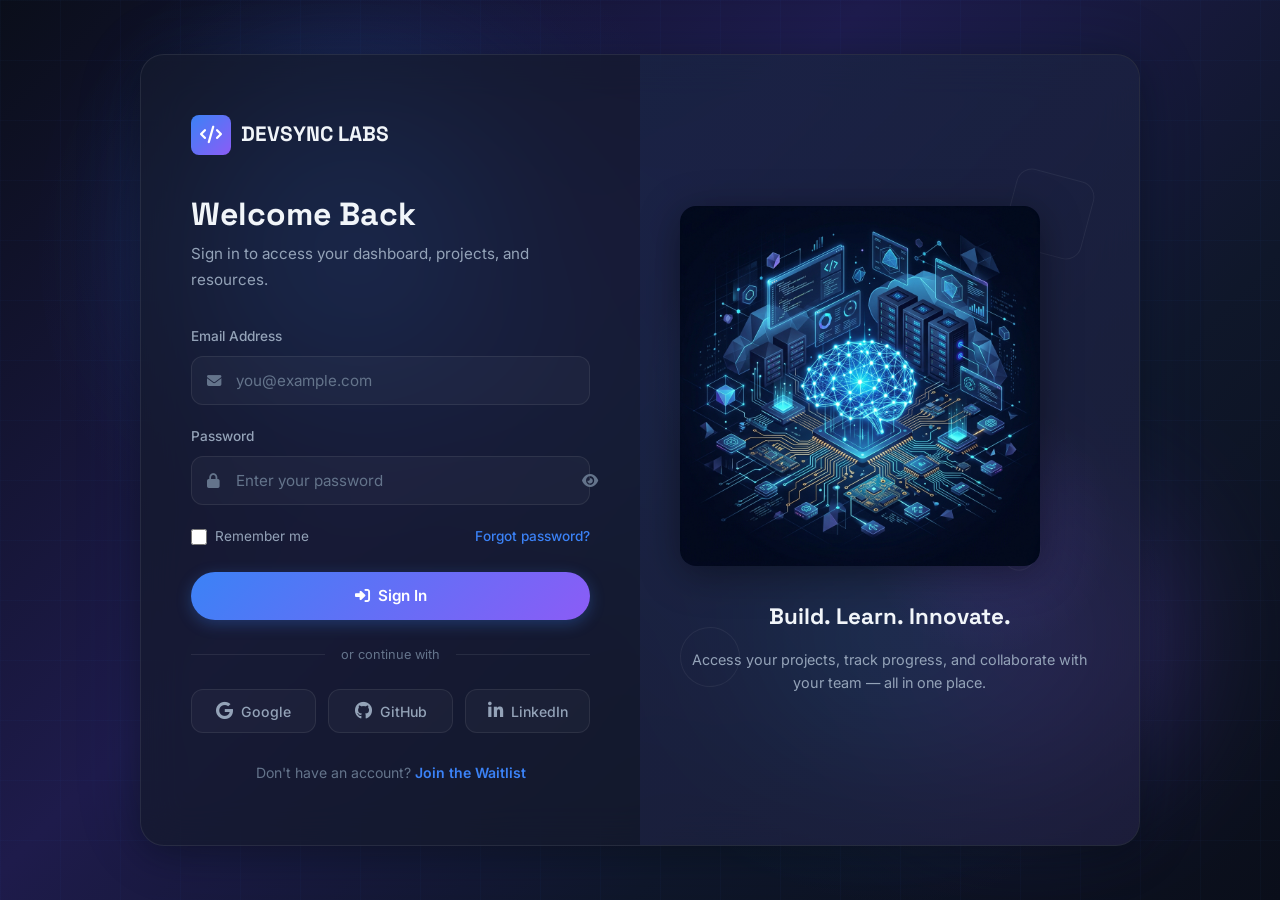
<file: login.html>
<!DOCTYPE html>
<html lang="en">
<head>
  <meta charset="UTF-8">
  <meta name="viewport" content="width=device-width, initial-scale=1">

  <title>Login | DevSync Labs</title>
  <meta name="description" content="Sign in to your DevSync Labs account to access projects, courses, and resources.">

  <!-- Favicon -->
  <link rel="icon" type="image/png" href="Chat.png">

  <!-- Google Fonts -->
  <link rel="preconnect" href="https://fonts.googleapis.com">
  <link rel="preconnect" href="https://fonts.gstatic.com" crossorigin>

  <!-- Font Awesome -->
  <link rel="stylesheet" href="https://cdnjs.cloudflare.com/ajax/libs/font-awesome/6.5.2/css/all.min.css">

  <!-- Custom CSS -->
  <link rel="stylesheet" href="css/style.css">
</head>

<body>

<div class="login-page">
  <!-- Animated background elements -->
  <div class="login-bg-grid"></div>
  <div class="login-orb login-orb-1"></div>
  <div class="login-orb login-orb-2"></div>
  <div class="login-orb login-orb-3"></div>

  <div class="login-container">
    <!-- Left Panel — Login Form -->
    <div class="login-left">
      <a href="index.html" class="login-brand">
        <div class="brand-icon"><i class="fas fa-code"></i></div>
        <span>DEVSYNC LABS</span>
      </a>

      <h1>Welcome Back</h1>
      <p class="login-subtitle">Sign in to access your dashboard, projects, and resources.</p>

      <form class="login-form" id="login-form">
        <div class="form-group">
          <label for="login-email">Email Address</label>
          <div class="input-wrapper">
            <input type="email" id="login-email" placeholder="you@example.com" required autocomplete="email">
            <i class="fas fa-envelope"></i>
          </div>
        </div>

        <div class="form-group">
          <label for="login-password">Password</label>
          <div class="input-wrapper">
            <input type="password" id="login-password" placeholder="Enter your password" required autocomplete="current-password">
            <i class="fas fa-lock"></i>
            <button type="button" class="password-toggle" aria-label="Toggle password visibility">
              <i class="fas fa-eye"></i>
            </button>
          </div>
        </div>

        <div class="login-options">
          <label class="remember-me">
            <input type="checkbox" id="remember-me"> Remember me
          </label>
          <a href="#" class="forgot-link">Forgot password?</a>
        </div>

        <button type="submit" class="btn btn-primary login-btn">
          <i class="fas fa-sign-in-alt"></i> Sign In
        </button>

        <div class="login-divider">or continue with</div>

        <div class="social-login-buttons">
          <button type="button" class="social-login-btn" onclick="showToast('Google login coming soon!', 'error')">
            <i class="fab fa-google"></i> Google
          </button>
          <button type="button" class="social-login-btn" onclick="showToast('GitHub login coming soon!', 'error')">
            <i class="fab fa-github"></i> GitHub
          </button>
          <button type="button" class="social-login-btn" onclick="showToast('LinkedIn login coming soon!', 'error')">
            <i class="fab fa-linkedin-in"></i> LinkedIn
          </button>
        </div>

        <p class="login-footer-text">
          Don't have an account? <a href="https://www.devsynclabs.in" target="_blank">Join the Waitlist</a>
        </p>
      </form>
    </div>

    <!-- Right Panel — Illustration & Branding -->
    <div class="login-right">
      <div class="login-shape login-shape-1"></div>
      <div class="login-shape login-shape-2"></div>
      <div class="login-shape login-shape-3"></div>

      <div class="login-right-content">
        <img src="assets/hero-illustration.png" alt="DevSync Labs Platform">
        <h3>Build. Learn. Innovate.</h3>
        <p>Access your projects, track progress, and collaborate with your team — all in one place.</p>
      </div>
    </div>
  </div>
</div>

<!-- Scripts -->
<script src="js/main.js"></script>

</body>
</html>
</file>
<file: css/style.css>
/* ============================================
   DEVSYNC LABS — Premium Design System
   ============================================ */

/* --- Google Fonts --- */
@import url('https://fonts.googleapis.com/css2?family=Inter:wght@300;400;500;600;700;800&family=Space+Grotesk:wght@400;500;600;700&display=swap');

/* --- CSS Variables --- */
:root {
  --bg-primary: #0a0e1a;
  --bg-secondary: #111827;
  --bg-card: rgba(20, 27, 45, 0.7);
  --bg-card-hover: rgba(30, 40, 65, 0.85);
  --bg-glass: rgba(255, 255, 255, 0.03);
  --bg-glass-border: rgba(255, 255, 255, 0.08);

  --text-primary: #f1f5f9;
  --text-secondary: #94a3b8;
  --text-muted: #64748b;

  --accent-blue: #3b82f6;
  --accent-cyan: #06b6d4;
  --accent-purple: #8b5cf6;
  --accent-pink: #ec4899;
  --accent-green: #10b981;
  --accent-orange: #f59e0b;

  --gradient-primary: linear-gradient(135deg, #3b82f6, #8b5cf6);
  --gradient-hero: linear-gradient(135deg, #0a0e1a 0%, #1e1b4b 40%, #0f172a 70%, #0a0e1a 100%);
  --gradient-accent: linear-gradient(135deg, #06b6d4, #3b82f6, #8b5cf6);
  --gradient-card-border: linear-gradient(135deg, rgba(59,130,246,0.3), rgba(139,92,246,0.3));

  --radius-sm: 8px;
  --radius-md: 12px;
  --radius-lg: 16px;
  --radius-xl: 24px;
  --radius-full: 9999px;

  --shadow-sm: 0 2px 8px rgba(0,0,0,0.2);
  --shadow-md: 0 4px 20px rgba(0,0,0,0.3);
  --shadow-lg: 0 8px 40px rgba(0,0,0,0.4);
  --shadow-glow-blue: 0 0 30px rgba(59,130,246,0.15);
  --shadow-glow-purple: 0 0 30px rgba(139,92,246,0.15);

  --transition-fast: 0.2s cubic-bezier(0.4, 0, 0.2, 1);
  --transition-normal: 0.3s cubic-bezier(0.4, 0, 0.2, 1);
  --transition-slow: 0.5s cubic-bezier(0.4, 0, 0.2, 1);

  --font-body: 'Inter', -apple-system, BlinkMacSystemFont, sans-serif;
  --font-heading: 'Space Grotesk', 'Inter', sans-serif;

  --container-max: 1200px;
  --section-padding: 100px;
}

/* --- Reset & Base --- */
*, *::before, *::after {
  margin: 0;
  padding: 0;
  box-sizing: border-box;
}

html {
  scroll-behavior: smooth;
  font-size: 16px;
}

body {
  font-family: var(--font-body);
  background: var(--bg-primary);
  color: var(--text-primary);
  line-height: 1.7;
  overflow-x: hidden;
  -webkit-font-smoothing: antialiased;
  -moz-osx-font-smoothing: grayscale;
}

a {
  color: var(--accent-blue);
  text-decoration: none;
  transition: color var(--transition-fast);
}

a:hover {
  color: var(--accent-cyan);
}

img {
  max-width: 100%;
  height: auto;
  display: block;
}

/* --- Container --- */
.container {
  width: 100%;
  max-width: var(--container-max);
  margin: 0 auto;
  padding: 0 24px;
}

/* --- Section Base --- */
.section {
  padding: var(--section-padding) 0;
  position: relative;
}

.section-header {
  text-align: center;
  margin-bottom: 60px;
}

.section-label {
  display: inline-flex;
  align-items: center;
  gap: 8px;
  font-size: 0.8rem;
  font-weight: 600;
  letter-spacing: 2px;
  text-transform: uppercase;
  color: var(--accent-cyan);
  margin-bottom: 16px;
  padding: 6px 16px;
  background: rgba(6, 182, 212, 0.1);
  border: 1px solid rgba(6, 182, 212, 0.2);
  border-radius: var(--radius-full);
}

.section-title {
  font-family: var(--font-heading);
  font-size: clamp(2rem, 4vw, 2.8rem);
  font-weight: 700;
  color: var(--text-primary);
  margin-bottom: 16px;
  line-height: 1.2;
}

.section-subtitle {
  font-size: 1.1rem;
  color: var(--text-secondary);
  max-width: 600px;
  margin: 0 auto;
  line-height: 1.7;
}

/* --- Navbar --- */
.navbar {
  position: fixed;
  top: 0;
  left: 0;
  right: 0;
  z-index: 1000;
  padding: 16px 0;
  transition: all var(--transition-normal);
}

.navbar.scrolled {
  background: rgba(10, 14, 26, 0.85);
  backdrop-filter: blur(20px);
  -webkit-backdrop-filter: blur(20px);
  border-bottom: 1px solid var(--bg-glass-border);
  padding: 10px 0;
}

.navbar .container {
  display: flex;
  align-items: center;
  justify-content: space-between;
}

.navbar-brand {
  display: flex;
  align-items: center;
  gap: 10px;
  font-family: var(--font-heading);
  font-size: 1.4rem;
  font-weight: 700;
  color: var(--text-primary);
  text-decoration: none;
}

.navbar-brand .brand-icon {
  width: 36px;
  height: 36px;
  border-radius: var(--radius-sm);
  background: var(--gradient-primary);
  display: flex;
  align-items: center;
  justify-content: center;
  font-size: 1rem;
  color: white;
}

.nav-links {
  display: flex;
  list-style: none;
  gap: 8px;
  align-items: center;
}

.nav-links a {
  padding: 8px 16px;
  color: var(--text-secondary);
  font-size: 0.9rem;
  font-weight: 500;
  border-radius: var(--radius-sm);
  transition: all var(--transition-fast);
  text-decoration: none;
}

.nav-links a:hover,
.nav-links a.active {
  color: var(--text-primary);
  background: var(--bg-glass);
}

.nav-cta {
  padding: 8px 20px !important;
  background: var(--gradient-primary) !important;
  color: white !important;
  border-radius: var(--radius-full) !important;
  font-weight: 600 !important;
}

.nav-cta:hover {
  box-shadow: var(--shadow-glow-blue);
  transform: translateY(-1px);
}

.mobile-toggle {
  display: none;
  background: none;
  border: none;
  color: var(--text-primary);
  font-size: 1.5rem;
  cursor: pointer;
  padding: 8px;
}

/* --- Hero Section --- */
.hero {
  min-height: 100vh;
  display: flex;
  align-items: center;
  position: relative;
  overflow: hidden;
  background: var(--gradient-hero);
}

.hero::before {
  content: '';
  position: absolute;
  inset: 0;
  background:
    radial-gradient(ellipse 600px 600px at 20% 50%, rgba(59,130,246,0.08) 0%, transparent 70%),
    radial-gradient(ellipse 400px 400px at 80% 30%, rgba(139,92,246,0.06) 0%, transparent 70%),
    radial-gradient(ellipse 300px 300px at 60% 80%, rgba(6,182,212,0.05) 0%, transparent 70%);
  z-index: 0;
}

/* Floating particles */
.hero-particles {
  position: absolute;
  inset: 0;
  z-index: 0;
  overflow: hidden;
}

.particle {
  position: absolute;
  border-radius: 50%;
  opacity: 0.3;
  animation: float-particle linear infinite;
}

@keyframes float-particle {
  0% { transform: translateY(100vh) rotate(0deg); opacity: 0; }
  10% { opacity: 0.3; }
  90% { opacity: 0.3; }
  100% { transform: translateY(-100px) rotate(720deg); opacity: 0; }
}

.hero .container {
  position: relative;
  z-index: 1;
  display: grid;
  grid-template-columns: 1fr 1fr;
  gap: 60px;
  align-items: center;
}

.hero-content {
  max-width: 560px;
}

.hero-badge {
  display: inline-flex;
  align-items: center;
  gap: 8px;
  font-size: 0.85rem;
  font-weight: 500;
  color: var(--accent-cyan);
  background: rgba(6, 182, 212, 0.1);
  border: 1px solid rgba(6, 182, 212, 0.2);
  padding: 6px 16px;
  border-radius: var(--radius-full);
  margin-bottom: 24px;
  animation: fadeInDown 0.6s ease;
}

.hero-badge .pulse-dot {
  width: 8px;
  height: 8px;
  background: var(--accent-green);
  border-radius: 50%;
  animation: pulse 2s infinite;
}

@keyframes pulse {
  0%, 100% { opacity: 1; transform: scale(1); }
  50% { opacity: 0.5; transform: scale(1.5); }
}

.hero-title {
  font-family: var(--font-heading);
  font-size: clamp(2.5rem, 5vw, 3.8rem);
  font-weight: 800;
  line-height: 1.1;
  margin-bottom: 24px;
  animation: fadeInUp 0.8s ease;
}

.hero-title .gradient-text {
  background: var(--gradient-accent);
  -webkit-background-clip: text;
  -webkit-text-fill-color: transparent;
  background-clip: text;
}

.hero-description {
  font-size: 1.15rem;
  color: var(--text-secondary);
  line-height: 1.8;
  margin-bottom: 36px;
  animation: fadeInUp 1s ease;
}

.hero-buttons {
  display: flex;
  gap: 16px;
  flex-wrap: wrap;
  animation: fadeInUp 1.2s ease;
}

.hero-stats {
  display: flex;
  gap: 40px;
  margin-top: 48px;
  animation: fadeInUp 1.4s ease;
}

.hero-stat {
  text-align: left;
}

.hero-stat .stat-number {
  font-family: var(--font-heading);
  font-size: 2rem;
  font-weight: 700;
  color: var(--text-primary);
  line-height: 1;
}

.hero-stat .stat-label {
  font-size: 0.85rem;
  color: var(--text-muted);
  margin-top: 4px;
}

.hero-visual {
  position: relative;
  display: flex;
  justify-content: center;
  align-items: center;
  animation: fadeIn 1.5s ease;
}

.hero-image-wrapper {
  position: relative;
  width: 100%;
  max-width: 500px;
}

.hero-image-wrapper img {
  border-radius: var(--radius-xl);
  box-shadow: var(--shadow-lg);
}

/* Floating tech icons around hero image */
.floating-icons {
  position: absolute;
  inset: -40px;
  z-index: 2;
}

.floating-icon {
  position: absolute;
  width: 48px;
  height: 48px;
  background: var(--bg-card);
  border: 1px solid var(--bg-glass-border);
  border-radius: var(--radius-md);
  display: flex;
  align-items: center;
  justify-content: center;
  font-size: 1.2rem;
  color: var(--accent-blue);
  backdrop-filter: blur(10px);
  animation: float 6s ease-in-out infinite;
  box-shadow: var(--shadow-sm);
}

.floating-icon:nth-child(1) { top: 5%; left: -5%; animation-delay: 0s; color: var(--accent-cyan); }
.floating-icon:nth-child(2) { top: 20%; right: -8%; animation-delay: 1s; color: var(--accent-purple); }
.floating-icon:nth-child(3) { bottom: 30%; left: -10%; animation-delay: 2s; color: var(--accent-green); }
.floating-icon:nth-child(4) { bottom: 10%; right: -5%; animation-delay: 0.5s; color: var(--accent-orange); }
.floating-icon:nth-child(5) { top: 50%; right: -12%; animation-delay: 1.5s; color: var(--accent-pink); }

@keyframes float {
  0%, 100% { transform: translateY(0px); }
  50% { transform: translateY(-15px); }
}

/* --- Buttons --- */
.btn {
  display: inline-flex;
  align-items: center;
  justify-content: center;
  gap: 8px;
  padding: 14px 28px;
  font-family: var(--font-body);
  font-size: 0.95rem;
  font-weight: 600;
  border: none;
  border-radius: var(--radius-full);
  cursor: pointer;
  transition: all var(--transition-normal);
  text-decoration: none;
  line-height: 1;
}

.btn-primary {
  background: var(--gradient-primary);
  color: white;
  box-shadow: 0 4px 15px rgba(59,130,246,0.3);
}

.btn-primary:hover {
  transform: translateY(-2px);
  box-shadow: 0 8px 25px rgba(59,130,246,0.4);
  color: white;
}

.btn-outline {
  background: transparent;
  color: var(--text-primary);
  border: 1px solid rgba(255,255,255,0.2);
}

.btn-outline:hover {
  background: rgba(255,255,255,0.05);
  border-color: rgba(255,255,255,0.3);
  transform: translateY(-2px);
  color: white;
}

/* --- About Section --- */
.about-grid {
  display: grid;
  grid-template-columns: 1fr 1fr;
  gap: 60px;
  align-items: center;
}

.about-content h3 {
  font-family: var(--font-heading);
  font-size: 1.6rem;
  font-weight: 700;
  margin-bottom: 16px;
  color: var(--text-primary);
}

.about-content p {
  color: var(--text-secondary);
  margin-bottom: 24px;
  line-height: 1.8;
}

.about-features {
  display: grid;
  grid-template-columns: 1fr 1fr;
  gap: 16px;
  margin-top: 32px;
}

.about-feature {
  display: flex;
  align-items: center;
  gap: 12px;
  padding: 12px 16px;
  background: var(--bg-glass);
  border: 1px solid var(--bg-glass-border);
  border-radius: var(--radius-md);
  font-size: 0.9rem;
  color: var(--text-secondary);
}

.about-feature i {
  color: var(--accent-cyan);
  font-size: 1rem;
}

.about-stats {
  display: grid;
  grid-template-columns: repeat(2, 1fr);
  gap: 24px;
}

.stat-card {
  background: var(--bg-card);
  border: 1px solid var(--bg-glass-border);
  border-radius: var(--radius-lg);
  padding: 32px 24px;
  text-align: center;
  backdrop-filter: blur(10px);
  transition: all var(--transition-normal);
}

.stat-card:hover {
  border-color: rgba(59,130,246,0.3);
  box-shadow: var(--shadow-glow-blue);
  transform: translateY(-4px);
}

.stat-card .stat-icon {
  width: 48px;
  height: 48px;
  border-radius: var(--radius-md);
  display: flex;
  align-items: center;
  justify-content: center;
  margin: 0 auto 16px;
  font-size: 1.3rem;
}

.stat-card:nth-child(1) .stat-icon { background: rgba(59,130,246,0.15); color: var(--accent-blue); }
.stat-card:nth-child(2) .stat-icon { background: rgba(139,92,246,0.15); color: var(--accent-purple); }
.stat-card:nth-child(3) .stat-icon { background: rgba(6,182,212,0.15); color: var(--accent-cyan); }
.stat-card:nth-child(4) .stat-icon { background: rgba(16,185,129,0.15); color: var(--accent-green); }

.stat-card .stat-number {
  font-family: var(--font-heading);
  font-size: 2.2rem;
  font-weight: 700;
  color: var(--text-primary);
  margin-bottom: 4px;
}

.stat-card .stat-label {
  font-size: 0.85rem;
  color: var(--text-muted);
}

/* --- Services Section --- */
.services-grid {
  display: grid;
  grid-template-columns: repeat(3, 1fr);
  gap: 24px;
}

.service-card {
  background: var(--bg-card);
  border: 1px solid var(--bg-glass-border);
  border-radius: var(--radius-lg);
  padding: 36px 28px;
  backdrop-filter: blur(10px);
  transition: all var(--transition-normal);
  position: relative;
  overflow: hidden;
}

.service-card::before {
  content: '';
  position: absolute;
  top: 0;
  left: 0;
  right: 0;
  height: 3px;
  background: var(--gradient-accent);
  opacity: 0;
  transition: opacity var(--transition-normal);
}

.service-card:hover {
  transform: translateY(-8px);
  border-color: rgba(59,130,246,0.3);
  box-shadow: var(--shadow-glow-blue);
  background: var(--bg-card-hover);
}

.service-card:hover::before {
  opacity: 1;
}

.service-icon {
  width: 56px;
  height: 56px;
  border-radius: var(--radius-md);
  display: flex;
  align-items: center;
  justify-content: center;
  font-size: 1.4rem;
  margin-bottom: 20px;
  transition: transform var(--transition-normal);
}

.service-card:hover .service-icon {
  transform: scale(1.1);
}

.service-card:nth-child(1) .service-icon { background: rgba(59,130,246,0.15); color: var(--accent-blue); }
.service-card:nth-child(2) .service-icon { background: rgba(139,92,246,0.15); color: var(--accent-purple); }
.service-card:nth-child(3) .service-icon { background: rgba(6,182,212,0.15); color: var(--accent-cyan); }
.service-card:nth-child(4) .service-icon { background: rgba(16,185,129,0.15); color: var(--accent-green); }
.service-card:nth-child(5) .service-icon { background: rgba(245,158,11,0.15); color: var(--accent-orange); }
.service-card:nth-child(6) .service-icon { background: rgba(236,72,153,0.15); color: var(--accent-pink); }

.service-card h3 {
  font-family: var(--font-heading);
  font-size: 1.2rem;
  font-weight: 600;
  margin-bottom: 12px;
  color: var(--text-primary);
}

.service-card p {
  font-size: 0.9rem;
  color: var(--text-secondary);
  line-height: 1.7;
}

/* --- Technology Stack — Marquee --- */
.tech-section {
  background: var(--bg-secondary);
  border-top: 1px solid var(--bg-glass-border);
  border-bottom: 1px solid var(--bg-glass-border);
}

.marquee-wrapper {
  overflow: hidden;
  position: relative;
  padding: 10px 0;
}

.marquee-wrapper::before,
.marquee-wrapper::after {
  content: '';
  position: absolute;
  top: 0;
  bottom: 0;
  width: 120px;
  z-index: 2;
  pointer-events: none;
}

.marquee-wrapper::before {
  left: 0;
  background: linear-gradient(to right, var(--bg-secondary), transparent);
}

.marquee-wrapper::after {
  right: 0;
  background: linear-gradient(to left, var(--bg-secondary), transparent);
}

.marquee-track {
  display: flex;
  gap: 24px;
  animation: marquee 40s linear infinite;
  width: max-content;
}

.marquee-track.reverse {
  animation: marquee-reverse 35s linear infinite;
}

@keyframes marquee {
  0% { transform: translateX(0); }
  100% { transform: translateX(-50%); }
}

@keyframes marquee-reverse {
  0% { transform: translateX(-50%); }
  100% { transform: translateX(0); }
}

.marquee-track:hover {
  animation-play-state: paused;
}

.tech-logo-card {
  display: flex;
  align-items: center;
  gap: 12px;
  padding: 14px 24px;
  background: var(--bg-card);
  border: 1px solid var(--bg-glass-border);
  border-radius: var(--radius-lg);
  white-space: nowrap;
  transition: all var(--transition-normal);
  cursor: default;
  flex-shrink: 0;
}

.tech-logo-card:hover {
  border-color: rgba(59,130,246,0.4);
  background: var(--bg-card-hover);
  transform: scale(1.05);
  box-shadow: var(--shadow-glow-blue);
}

.tech-logo-card img {
  width: 32px;
  height: 32px;
  object-fit: contain;
}

.tech-logo-card span {
  font-size: 0.9rem;
  font-weight: 500;
  color: var(--text-secondary);
}

.tech-logo-card:hover span {
  color: var(--text-primary);
}

/* --- Industries Section --- */
.industries-grid {
  display: grid;
  grid-template-columns: repeat(4, 1fr);
  gap: 20px;
}

.industry-card {
  background: var(--bg-card);
  border: 1px solid var(--bg-glass-border);
  border-radius: var(--radius-lg);
  padding: 32px 20px;
  text-align: center;
  backdrop-filter: blur(10px);
  transition: all var(--transition-normal);
}

.industry-card:hover {
  transform: translateY(-6px);
  border-color: rgba(59,130,246,0.3);
  box-shadow: var(--shadow-glow-blue);
}

.industry-card .industry-icon {
  font-size: 2rem;
  margin-bottom: 12px;
  display: block;
}

.industry-card h4 {
  font-family: var(--font-heading);
  font-size: 0.95rem;
  font-weight: 600;
  color: var(--text-primary);
  margin-bottom: 8px;
}

.industry-card p {
  font-size: 0.8rem;
  color: var(--text-muted);
  line-height: 1.5;
}

/* --- Blog Section --- */
.blog-controls {
  display: flex;
  flex-wrap: wrap;
  gap: 16px;
  justify-content: center;
  align-items: center;
  margin-bottom: 40px;
}

.blog-search {
  position: relative;
  width: 320px;
}

.blog-search input {
  width: 100%;
  padding: 12px 20px 12px 44px;
  background: var(--bg-card);
  border: 1px solid var(--bg-glass-border);
  border-radius: var(--radius-full);
  color: var(--text-primary);
  font-family: var(--font-body);
  font-size: 0.9rem;
  outline: none;
  transition: all var(--transition-fast);
}

.blog-search input:focus {
  border-color: var(--accent-blue);
  box-shadow: 0 0 0 3px rgba(59,130,246,0.15);
}

.blog-search input::placeholder {
  color: var(--text-muted);
}

.blog-search i {
  position: absolute;
  left: 16px;
  top: 50%;
  transform: translateY(-50%);
  color: var(--text-muted);
}

.blog-filters {
  display: flex;
  gap: 8px;
  flex-wrap: wrap;
  justify-content: center;
}

.filter-btn {
  padding: 8px 18px;
  background: var(--bg-card);
  border: 1px solid var(--bg-glass-border);
  border-radius: var(--radius-full);
  color: var(--text-secondary);
  font-family: var(--font-body);
  font-size: 0.85rem;
  font-weight: 500;
  cursor: pointer;
  transition: all var(--transition-fast);
}

.filter-btn:hover {
  border-color: rgba(59,130,246,0.3);
  color: var(--text-primary);
}

.filter-btn.active {
  background: var(--gradient-primary);
  border-color: transparent;
  color: white;
}

.blog-grid {
  display: grid;
  grid-template-columns: repeat(3, 1fr);
  gap: 24px;
}

.blog-card {
  background: var(--bg-card);
  border: 1px solid var(--bg-glass-border);
  border-radius: var(--radius-lg);
  overflow: hidden;
  transition: all var(--transition-normal);
  cursor: pointer;
}

.blog-card:hover {
  transform: translateY(-6px);
  border-color: rgba(59,130,246,0.3);
  box-shadow: var(--shadow-glow-blue);
}

.blog-card-image {
  position: relative;
  height: 200px;
  overflow: hidden;
}

.blog-card-image img {
  width: 100%;
  height: 100%;
  object-fit: cover;
  transition: transform var(--transition-slow);
}

.blog-card:hover .blog-card-image img {
  transform: scale(1.08);
}

.blog-card-category {
  position: absolute;
  top: 12px;
  left: 12px;
  padding: 4px 12px;
  background: rgba(59,130,246,0.85);
  color: white;
  font-size: 0.75rem;
  font-weight: 600;
  border-radius: var(--radius-full);
  text-transform: uppercase;
  letter-spacing: 0.5px;
  backdrop-filter: blur(10px);
}

.blog-card-body {
  padding: 24px;
}

.blog-card-body h3 {
  font-family: var(--font-heading);
  font-size: 1.1rem;
  font-weight: 600;
  color: var(--text-primary);
  margin-bottom: 10px;
  line-height: 1.4;
  display: -webkit-box;
  -webkit-line-clamp: 2;
  -webkit-box-orient: vertical;
  overflow: hidden;
}

.blog-card-body p {
  font-size: 0.88rem;
  color: var(--text-secondary);
  line-height: 1.6;
  margin-bottom: 16px;
  display: -webkit-box;
  -webkit-line-clamp: 3;
  -webkit-box-orient: vertical;
  overflow: hidden;
}

.blog-card-meta {
  display: flex;
  align-items: center;
  justify-content: space-between;
  font-size: 0.78rem;
  color: var(--text-muted);
}

.blog-card-meta .author {
  display: flex;
  align-items: center;
  gap: 6px;
}

.blog-card-meta .read-time {
  display: flex;
  align-items: center;
  gap: 4px;
}

.blog-empty {
  grid-column: 1 / -1;
  text-align: center;
  padding: 60px 20px;
  color: var(--text-muted);
}

.blog-empty i {
  font-size: 3rem;
  margin-bottom: 16px;
  display: block;
  opacity: 0.4;
}

/* --- Blog Modal --- */
.modal-overlay {
  position: fixed;
  inset: 0;
  background: rgba(0, 0, 0, 0.8);
  backdrop-filter: blur(8px);
  z-index: 2000;
  display: flex;
  align-items: center;
  justify-content: center;
  padding: 40px;
  opacity: 0;
  visibility: hidden;
  transition: all var(--transition-normal);
}

.modal-overlay.active {
  opacity: 1;
  visibility: visible;
}

.modal-content {
  background: var(--bg-secondary);
  border: 1px solid var(--bg-glass-border);
  border-radius: var(--radius-xl);
  max-width: 800px;
  width: 100%;
  max-height: 85vh;
  overflow-y: auto;
  transform: translateY(30px) scale(0.95);
  transition: all var(--transition-normal);
  position: relative;
}

.modal-overlay.active .modal-content {
  transform: translateY(0) scale(1);
}

.modal-close {
  position: absolute;
  top: 20px;
  right: 20px;
  width: 40px;
  height: 40px;
  border-radius: 50%;
  background: rgba(255,255,255,0.1);
  border: 1px solid var(--bg-glass-border);
  color: var(--text-primary);
  font-size: 1.2rem;
  cursor: pointer;
  display: flex;
  align-items: center;
  justify-content: center;
  transition: all var(--transition-fast);
  z-index: 10;
}

.modal-close:hover {
  background: rgba(255,255,255,0.2);
  transform: rotate(90deg);
}

.modal-hero-image {
  width: 100%;
  height: 300px;
  object-fit: cover;
  border-radius: var(--radius-xl) var(--radius-xl) 0 0;
}

.modal-body {
  padding: 40px;
}

.modal-body .modal-category {
  display: inline-block;
  padding: 4px 14px;
  background: rgba(59,130,246,0.15);
  color: var(--accent-blue);
  font-size: 0.8rem;
  font-weight: 600;
  border-radius: var(--radius-full);
  text-transform: uppercase;
  letter-spacing: 0.5px;
  margin-bottom: 16px;
}

.modal-body h2 {
  font-family: var(--font-heading);
  font-size: 1.8rem;
  font-weight: 700;
  color: var(--text-primary);
  margin-bottom: 12px;
  line-height: 1.3;
}

.modal-meta {
  display: flex;
  gap: 20px;
  font-size: 0.85rem;
  color: var(--text-muted);
  margin-bottom: 32px;
  padding-bottom: 24px;
  border-bottom: 1px solid var(--bg-glass-border);
}

.modal-meta span {
  display: flex;
  align-items: center;
  gap: 6px;
}

.modal-article {
  color: var(--text-secondary);
  line-height: 1.9;
  font-size: 1rem;
}

.modal-article p {
  margin-bottom: 16px;
}

.modal-article h3 {
  font-family: var(--font-heading);
  font-size: 1.3rem;
  font-weight: 600;
  color: var(--text-primary);
  margin: 28px 0 12px;
}

.modal-article ul {
  padding-left: 20px;
  margin-bottom: 16px;
}

.modal-article li {
  margin-bottom: 8px;
}

.modal-article code {
  background: rgba(59,130,246,0.1);
  padding: 2px 8px;
  border-radius: 4px;
  font-size: 0.9em;
  color: var(--accent-cyan);
}

/* Modal scrollbar */
.modal-content::-webkit-scrollbar { width: 6px; }
.modal-content::-webkit-scrollbar-track { background: transparent; }
.modal-content::-webkit-scrollbar-thumb { background: rgba(255,255,255,0.1); border-radius: 3px; }

/* --- CTA Section --- */
.cta-section {
  position: relative;
  overflow: hidden;
}

.cta-section::before {
  content: '';
  position: absolute;
  inset: 0;
  background:
    radial-gradient(ellipse 500px 500px at 30% 50%, rgba(59,130,246,0.12) 0%, transparent 70%),
    radial-gradient(ellipse 400px 400px at 70% 50%, rgba(139,92,246,0.1) 0%, transparent 70%);
}

.cta-inner {
  position: relative;
  z-index: 1;
  text-align: center;
  max-width: 700px;
  margin: 0 auto;
}

.cta-inner h2 {
  font-family: var(--font-heading);
  font-size: clamp(1.8rem, 3.5vw, 2.6rem);
  font-weight: 700;
  margin-bottom: 16px;
}

.cta-inner p {
  font-size: 1.1rem;
  color: var(--text-secondary);
  margin-bottom: 36px;
}

/* --- Contact Section --- */
.contact-grid {
  display: grid;
  grid-template-columns: 1fr 1fr;
  gap: 60px;
  align-items: start;
}

.contact-info h3 {
  font-family: var(--font-heading);
  font-size: 1.5rem;
  font-weight: 700;
  margin-bottom: 16px;
}

.contact-info p {
  color: var(--text-secondary);
  margin-bottom: 32px;
  line-height: 1.8;
}

.contact-details {
  display: flex;
  flex-direction: column;
  gap: 20px;
}

.contact-item {
  display: flex;
  align-items: center;
  gap: 16px;
}

.contact-item .contact-icon {
  width: 48px;
  height: 48px;
  border-radius: var(--radius-md);
  background: rgba(59,130,246,0.1);
  border: 1px solid rgba(59,130,246,0.2);
  display: flex;
  align-items: center;
  justify-content: center;
  color: var(--accent-blue);
  font-size: 1.1rem;
  flex-shrink: 0;
}

.contact-item span {
  color: var(--text-secondary);
  font-size: 0.95rem;
}

.contact-socials {
  display: flex;
  gap: 12px;
  margin-top: 32px;
}

.social-link {
  width: 44px;
  height: 44px;
  border-radius: var(--radius-md);
  background: var(--bg-card);
  border: 1px solid var(--bg-glass-border);
  display: flex;
  align-items: center;
  justify-content: center;
  color: var(--text-secondary);
  font-size: 1.1rem;
  transition: all var(--transition-fast);
  text-decoration: none;
}

.social-link:hover {
  background: var(--gradient-primary);
  border-color: transparent;
  color: white;
  transform: translateY(-3px);
}

.contact-form-card {
  background: var(--bg-card);
  border: 1px solid var(--bg-glass-border);
  border-radius: var(--radius-xl);
  padding: 40px;
  backdrop-filter: blur(10px);
}

.form-group {
  margin-bottom: 20px;
}

.form-group label {
  display: block;
  font-size: 0.85rem;
  font-weight: 500;
  color: var(--text-secondary);
  margin-bottom: 8px;
}

.form-group input,
.form-group textarea,
.form-group select {
  width: 100%;
  padding: 14px 18px;
  background: rgba(255,255,255,0.03);
  border: 1px solid var(--bg-glass-border);
  border-radius: var(--radius-md);
  color: var(--text-primary);
  font-family: var(--font-body);
  font-size: 0.95rem;
  outline: none;
  transition: all var(--transition-fast);
  resize: vertical;
}

.form-group input:focus,
.form-group textarea:focus,
.form-group select:focus {
  border-color: var(--accent-blue);
  box-shadow: 0 0 0 3px rgba(59,130,246,0.1);
  background: rgba(59,130,246,0.03);
}

.form-group input::placeholder,
.form-group textarea::placeholder {
  color: var(--text-muted);
}

.contact-form-card .btn {
  width: 100%;
}

/* --- Footer --- */
.footer {
  background: var(--bg-secondary);
  border-top: 1px solid var(--bg-glass-border);
  padding: 60px 0 30px;
}

.footer-grid {
  display: grid;
  grid-template-columns: 2fr 1fr 1fr 1fr;
  gap: 40px;
  margin-bottom: 40px;
}

.footer-brand {
  display: flex;
  align-items: center;
  gap: 10px;
  font-family: var(--font-heading);
  font-size: 1.3rem;
  font-weight: 700;
  color: var(--text-primary);
  margin-bottom: 16px;
}

.footer-brand .brand-icon {
  width: 32px;
  height: 32px;
  border-radius: var(--radius-sm);
  background: var(--gradient-primary);
  display: flex;
  align-items: center;
  justify-content: center;
  font-size: 0.9rem;
  color: white;
}

.footer-about p {
  color: var(--text-muted);
  font-size: 0.9rem;
  line-height: 1.7;
  margin-bottom: 20px;
}

.footer h4 {
  font-family: var(--font-heading);
  font-size: 0.95rem;
  font-weight: 600;
  color: var(--text-primary);
  margin-bottom: 20px;
}

.footer-links {
  list-style: none;
  display: flex;
  flex-direction: column;
  gap: 10px;
}

.footer-links a {
  color: var(--text-muted);
  font-size: 0.88rem;
  transition: color var(--transition-fast);
  text-decoration: none;
}

.footer-links a:hover {
  color: var(--accent-blue);
}

.footer-bottom {
  padding-top: 24px;
  border-top: 1px solid var(--bg-glass-border);
  display: flex;
  justify-content: space-between;
  align-items: center;
  font-size: 0.85rem;
  color: var(--text-muted);
}

.footer-bottom-links {
  display: flex;
  gap: 20px;
}

.footer-bottom-links a {
  color: var(--text-muted);
  text-decoration: none;
  transition: color var(--transition-fast);
}

.footer-bottom-links a:hover {
  color: var(--accent-blue);
}

/* --- Scroll Animations --- */
.reveal {
  opacity: 0;
  transform: translateY(40px);
  transition: opacity 0.7s ease, transform 0.7s ease;
}

.reveal.visible {
  opacity: 1;
  transform: translateY(0);
}

.reveal-delay-1 { transition-delay: 0.1s; }
.reveal-delay-2 { transition-delay: 0.2s; }
.reveal-delay-3 { transition-delay: 0.3s; }
.reveal-delay-4 { transition-delay: 0.4s; }
.reveal-delay-5 { transition-delay: 0.5s; }
.reveal-delay-6 { transition-delay: 0.6s; }

/* --- Animations --- */
@keyframes fadeInUp {
  from { opacity: 0; transform: translateY(30px); }
  to { opacity: 1; transform: translateY(0); }
}

@keyframes fadeInDown {
  from { opacity: 0; transform: translateY(-20px); }
  to { opacity: 1; transform: translateY(0); }
}

@keyframes fadeIn {
  from { opacity: 0; }
  to { opacity: 1; }
}

/* Typewriter cursor */
.typewriter-cursor {
  display: inline-block;
  width: 3px;
  height: 1em;
  background: var(--accent-blue);
  margin-left: 4px;
  animation: blink 1s step-end infinite;
  vertical-align: text-bottom;
}

@keyframes blink {
  50% { opacity: 0; }
}

/* ============================================
   LOGIN PAGE STYLES
   ============================================ */
.login-page {
  min-height: 100vh;
  display: flex;
  align-items: center;
  justify-content: center;
  position: relative;
  overflow: hidden;
  background: var(--gradient-hero);
}

.login-page::before {
  content: '';
  position: absolute;
  inset: 0;
  background:
    radial-gradient(ellipse 500px 500px at 30% 30%, rgba(59,130,246,0.1) 0%, transparent 70%),
    radial-gradient(ellipse 400px 400px at 70% 70%, rgba(139,92,246,0.08) 0%, transparent 70%),
    radial-gradient(ellipse 300px 300px at 50% 50%, rgba(6,182,212,0.06) 0%, transparent 70%);
}

/* Animated grid background */
.login-bg-grid {
  position: absolute;
  inset: 0;
  background-image:
    linear-gradient(rgba(59,130,246,0.03) 1px, transparent 1px),
    linear-gradient(90deg, rgba(59,130,246,0.03) 1px, transparent 1px);
  background-size: 60px 60px;
  animation: gridMove 20s linear infinite;
}

@keyframes gridMove {
  0% { transform: translate(0, 0); }
  100% { transform: translate(60px, 60px); }
}

/* Floating orbs */
.login-orb {
  position: absolute;
  border-radius: 50%;
  filter: blur(80px);
  opacity: 0.4;
  animation: orbFloat 12s ease-in-out infinite;
}

.login-orb-1 {
  width: 300px;
  height: 300px;
  background: var(--accent-blue);
  top: 10%;
  left: 15%;
  animation-delay: 0s;
}

.login-orb-2 {
  width: 250px;
  height: 250px;
  background: var(--accent-purple);
  bottom: 15%;
  right: 10%;
  animation-delay: 4s;
}

.login-orb-3 {
  width: 200px;
  height: 200px;
  background: var(--accent-cyan);
  top: 60%;
  left: 60%;
  animation-delay: 8s;
}

@keyframes orbFloat {
  0%, 100% { transform: translate(0, 0) scale(1); }
  33% { transform: translate(30px, -20px) scale(1.05); }
  66% { transform: translate(-20px, 20px) scale(0.95); }
}

.login-container {
  position: relative;
  z-index: 1;
  display: grid;
  grid-template-columns: 1fr 1fr;
  max-width: 1000px;
  width: 100%;
  margin: 0 24px;
  background: var(--bg-card);
  border: 1px solid var(--bg-glass-border);
  border-radius: var(--radius-xl);
  overflow: hidden;
  backdrop-filter: blur(20px);
  box-shadow: var(--shadow-lg), 0 0 80px rgba(59,130,246,0.08);
  animation: fadeInUp 0.8s ease;
}

.login-left {
  padding: 60px 50px;
  display: flex;
  flex-direction: column;
  justify-content: center;
}

.login-brand {
  display: flex;
  align-items: center;
  gap: 10px;
  margin-bottom: 40px;
  text-decoration: none;
}

.login-brand .brand-icon {
  width: 40px;
  height: 40px;
  border-radius: var(--radius-sm);
  background: var(--gradient-primary);
  display: flex;
  align-items: center;
  justify-content: center;
  font-size: 1.1rem;
  color: white;
}

.login-brand span {
  font-family: var(--font-heading);
  font-size: 1.3rem;
  font-weight: 700;
  color: var(--text-primary);
}

.login-left h1 {
  font-family: var(--font-heading);
  font-size: 2rem;
  font-weight: 700;
  color: var(--text-primary);
  margin-bottom: 8px;
  line-height: 1.2;
}

.login-left .login-subtitle {
  color: var(--text-secondary);
  font-size: 0.95rem;
  margin-bottom: 32px;
}

.login-form .form-group {
  margin-bottom: 20px;
}

.login-form .form-group label {
  display: block;
  font-size: 0.85rem;
  font-weight: 500;
  color: var(--text-secondary);
  margin-bottom: 8px;
}

.login-form .input-wrapper {
  position: relative;
}

.login-form .input-wrapper i {
  position: absolute;
  left: 16px;
  top: 50%;
  transform: translateY(-50%);
  color: var(--text-muted);
  font-size: 0.9rem;
  transition: color var(--transition-fast);
}

.login-form .input-wrapper input {
  width: 100%;
  padding: 14px 18px 14px 44px;
  background: rgba(255,255,255,0.03);
  border: 1px solid var(--bg-glass-border);
  border-radius: var(--radius-md);
  color: var(--text-primary);
  font-family: var(--font-body);
  font-size: 0.95rem;
  outline: none;
  transition: all var(--transition-fast);
}

.login-form .input-wrapper input:focus {
  border-color: var(--accent-blue);
  box-shadow: 0 0 0 3px rgba(59,130,246,0.1);
  background: rgba(59,130,246,0.03);
}

.login-form .input-wrapper input:focus + i,
.login-form .input-wrapper input:focus ~ i {
  color: var(--accent-blue);
}

.login-form .input-wrapper input::placeholder {
  color: var(--text-muted);
}

.password-toggle {
  position: absolute;
  right: 16px;
  top: 50%;
  transform: translateY(-50%);
  background: none;
  border: none;
  color: var(--text-muted);
  cursor: pointer;
  font-size: 0.9rem;
  padding: 4px;
  transition: color var(--transition-fast);
}

.password-toggle:hover {
  color: var(--text-secondary);
}

.login-options {
  display: flex;
  justify-content: space-between;
  align-items: center;
  margin-bottom: 24px;
  font-size: 0.85rem;
}

.remember-me {
  display: flex;
  align-items: center;
  gap: 8px;
  color: var(--text-secondary);
  cursor: pointer;
}

.remember-me input[type="checkbox"] {
  width: 16px;
  height: 16px;
  accent-color: var(--accent-blue);
  cursor: pointer;
}

.forgot-link {
  color: var(--accent-blue);
  font-weight: 500;
  transition: color var(--transition-fast);
}

.forgot-link:hover {
  color: var(--accent-cyan);
}

.login-btn {
  width: 100%;
  padding: 16px;
  margin-bottom: 24px;
}

.login-divider {
  display: flex;
  align-items: center;
  gap: 16px;
  margin-bottom: 24px;
  color: var(--text-muted);
  font-size: 0.8rem;
}

.login-divider::before,
.login-divider::after {
  content: '';
  flex: 1;
  height: 1px;
  background: var(--bg-glass-border);
}

.social-login-buttons {
  display: flex;
  gap: 12px;
  margin-bottom: 28px;
}

.social-login-btn {
  flex: 1;
  display: flex;
  align-items: center;
  justify-content: center;
  gap: 8px;
  padding: 12px 16px;
  background: rgba(255,255,255,0.03);
  border: 1px solid var(--bg-glass-border);
  border-radius: var(--radius-md);
  color: var(--text-secondary);
  font-family: var(--font-body);
  font-size: 0.88rem;
  font-weight: 500;
  cursor: pointer;
  transition: all var(--transition-fast);
  text-decoration: none;
}

.social-login-btn:hover {
  background: rgba(255,255,255,0.06);
  border-color: rgba(255,255,255,0.15);
  color: var(--text-primary);
  transform: translateY(-1px);
}

.social-login-btn i {
  font-size: 1.1rem;
}

.login-footer-text {
  text-align: center;
  font-size: 0.88rem;
  color: var(--text-muted);
}

.login-footer-text a {
  color: var(--accent-blue);
  font-weight: 600;
}

/* Login right panel — illustration/branding */
.login-right {
  position: relative;
  background: linear-gradient(135deg, rgba(59,130,246,0.08), rgba(139,92,246,0.08));
  display: flex;
  align-items: center;
  justify-content: center;
  padding: 40px;
  overflow: hidden;
}

.login-right::before {
  content: '';
  position: absolute;
  inset: 0;
  background:
    radial-gradient(ellipse 200px 200px at 30% 40%, rgba(59,130,246,0.15) 0%, transparent 70%),
    radial-gradient(ellipse 180px 180px at 70% 60%, rgba(139,92,246,0.12) 0%, transparent 70%);
}

.login-right-content {
  position: relative;
  z-index: 1;
  text-align: center;
}

.login-right-content img {
  width: 100%;
  max-width: 360px;
  border-radius: var(--radius-lg);
  box-shadow: var(--shadow-lg);
  margin-bottom: 32px;
}

.login-right-content h3 {
  font-family: var(--font-heading);
  font-size: 1.4rem;
  font-weight: 700;
  color: var(--text-primary);
  margin-bottom: 12px;
}

.login-right-content p {
  color: var(--text-secondary);
  font-size: 0.9rem;
  line-height: 1.6;
}

/* Floating shapes in login right */
.login-shape {
  position: absolute;
  border: 1px solid rgba(255,255,255,0.06);
  border-radius: var(--radius-lg);
  animation: shapeFloat 8s ease-in-out infinite;
}

.login-shape-1 {
  width: 80px;
  height: 80px;
  top: 15%;
  right: 10%;
  animation-delay: 0s;
  transform: rotate(15deg);
}

.login-shape-2 {
  width: 60px;
  height: 60px;
  bottom: 20%;
  left: 8%;
  animation-delay: 2s;
  transform: rotate(-10deg);
  border-radius: 50%;
}

.login-shape-3 {
  width: 40px;
  height: 40px;
  top: 60%;
  right: 20%;
  animation-delay: 4s;
  transform: rotate(45deg);
}

@keyframes shapeFloat {
  0%, 100% { transform: translateY(0) rotate(var(--r, 15deg)); }
  50% { transform: translateY(-20px) rotate(var(--r, 15deg)); }
}

/* Login toast notification */
.login-toast {
  position: fixed;
  top: 24px;
  right: 24px;
  z-index: 3000;
  padding: 16px 24px;
  border-radius: var(--radius-md);
  font-size: 0.9rem;
  font-weight: 500;
  display: flex;
  align-items: center;
  gap: 10px;
  transform: translateX(120%);
  transition: transform var(--transition-normal);
  box-shadow: var(--shadow-lg);
}

.login-toast.show {
  transform: translateX(0);
}

.login-toast.success {
  background: rgba(16, 185, 129, 0.95);
  color: white;
  border: 1px solid rgba(16, 185, 129, 0.5);
}

.login-toast.error {
  background: rgba(239, 68, 68, 0.95);
  color: white;
  border: 1px solid rgba(239, 68, 68, 0.5);
}

/* --- Responsive Login --- */
@media (max-width: 768px) {
  .login-container {
    grid-template-columns: 1fr;
    max-width: 480px;
  }

  .login-right {
    display: none;
  }

  .login-left {
    padding: 40px 30px;
  }

  .social-login-buttons {
    flex-direction: column;
  }
}

@media (max-width: 480px) {
  .login-left {
    padding: 30px 20px;
  }

  .login-options {
    flex-direction: column;
    gap: 12px;
    align-items: flex-start;
  }
}

/* --- Responsive Main Site --- */
@media (max-width: 1024px) {
  .hero .container {
    grid-template-columns: 1fr;
    text-align: center;
  }

  .hero-content {
    max-width: 100%;
  }

  .hero-buttons {
    justify-content: center;
  }

  .hero-stats {
    justify-content: center;
  }

  .hero-visual {
    order: -1;
  }

  .hero-image-wrapper {
    max-width: 400px;
  }

  .services-grid {
    grid-template-columns: repeat(2, 1fr);
  }

  .blog-grid {
    grid-template-columns: repeat(2, 1fr);
  }

  .about-grid {
    grid-template-columns: 1fr;
  }

  .contact-grid {
    grid-template-columns: 1fr;
  }

  .industries-grid {
    grid-template-columns: repeat(3, 1fr);
  }

  .footer-grid {
    grid-template-columns: 1fr 1fr;
  }
}

@media (max-width: 768px) {
  :root {
    --section-padding: 60px;
  }

  .nav-links {
    display: none;
    position: fixed;
    top: 0;
    left: 0;
    right: 0;
    bottom: 0;
    background: rgba(10, 14, 26, 0.98);
    backdrop-filter: blur(20px);
    flex-direction: column;
    justify-content: center;
    align-items: center;
    gap: 16px;
    z-index: 999;
  }

  .nav-links.open {
    display: flex;
  }

  .nav-links a {
    font-size: 1.2rem;
    padding: 12px 24px;
  }

  .mobile-toggle {
    display: block;
    z-index: 1001;
  }

  .hero-title {
    font-size: 2.2rem;
  }

  .services-grid {
    grid-template-columns: 1fr;
  }

  .blog-grid {
    grid-template-columns: 1fr;
  }

  .industries-grid {
    grid-template-columns: repeat(2, 1fr);
  }

  .hero-stats {
    gap: 24px;
    flex-wrap: wrap;
  }

  .about-features {
    grid-template-columns: 1fr;
  }

  .footer-grid {
    grid-template-columns: 1fr;
  }

  .footer-bottom {
    flex-direction: column;
    gap: 12px;
    text-align: center;
  }

  .modal-overlay {
    padding: 16px;
  }

  .modal-body {
    padding: 24px;
  }

  .modal-hero-image {
    height: 200px;
  }

  .blog-search {
    width: 100%;
  }
}

@media (max-width: 480px) {
  .hero-stats {
    flex-direction: column;
    align-items: center;
  }

  .about-stats {
    grid-template-columns: 1fr;
  }

  .industries-grid {
    grid-template-columns: 1fr;
  }
}

/* Scrollbar */
::-webkit-scrollbar { width: 8px; }
::-webkit-scrollbar-track { background: var(--bg-primary); }
::-webkit-scrollbar-thumb { background: rgba(255,255,255,0.1); border-radius: 4px; }
::-webkit-scrollbar-thumb:hover { background: rgba(255,255,255,0.2); }

/* Selection */
::selection {
  background: rgba(59,130,246,0.3);
  color: white;
}
</file>
